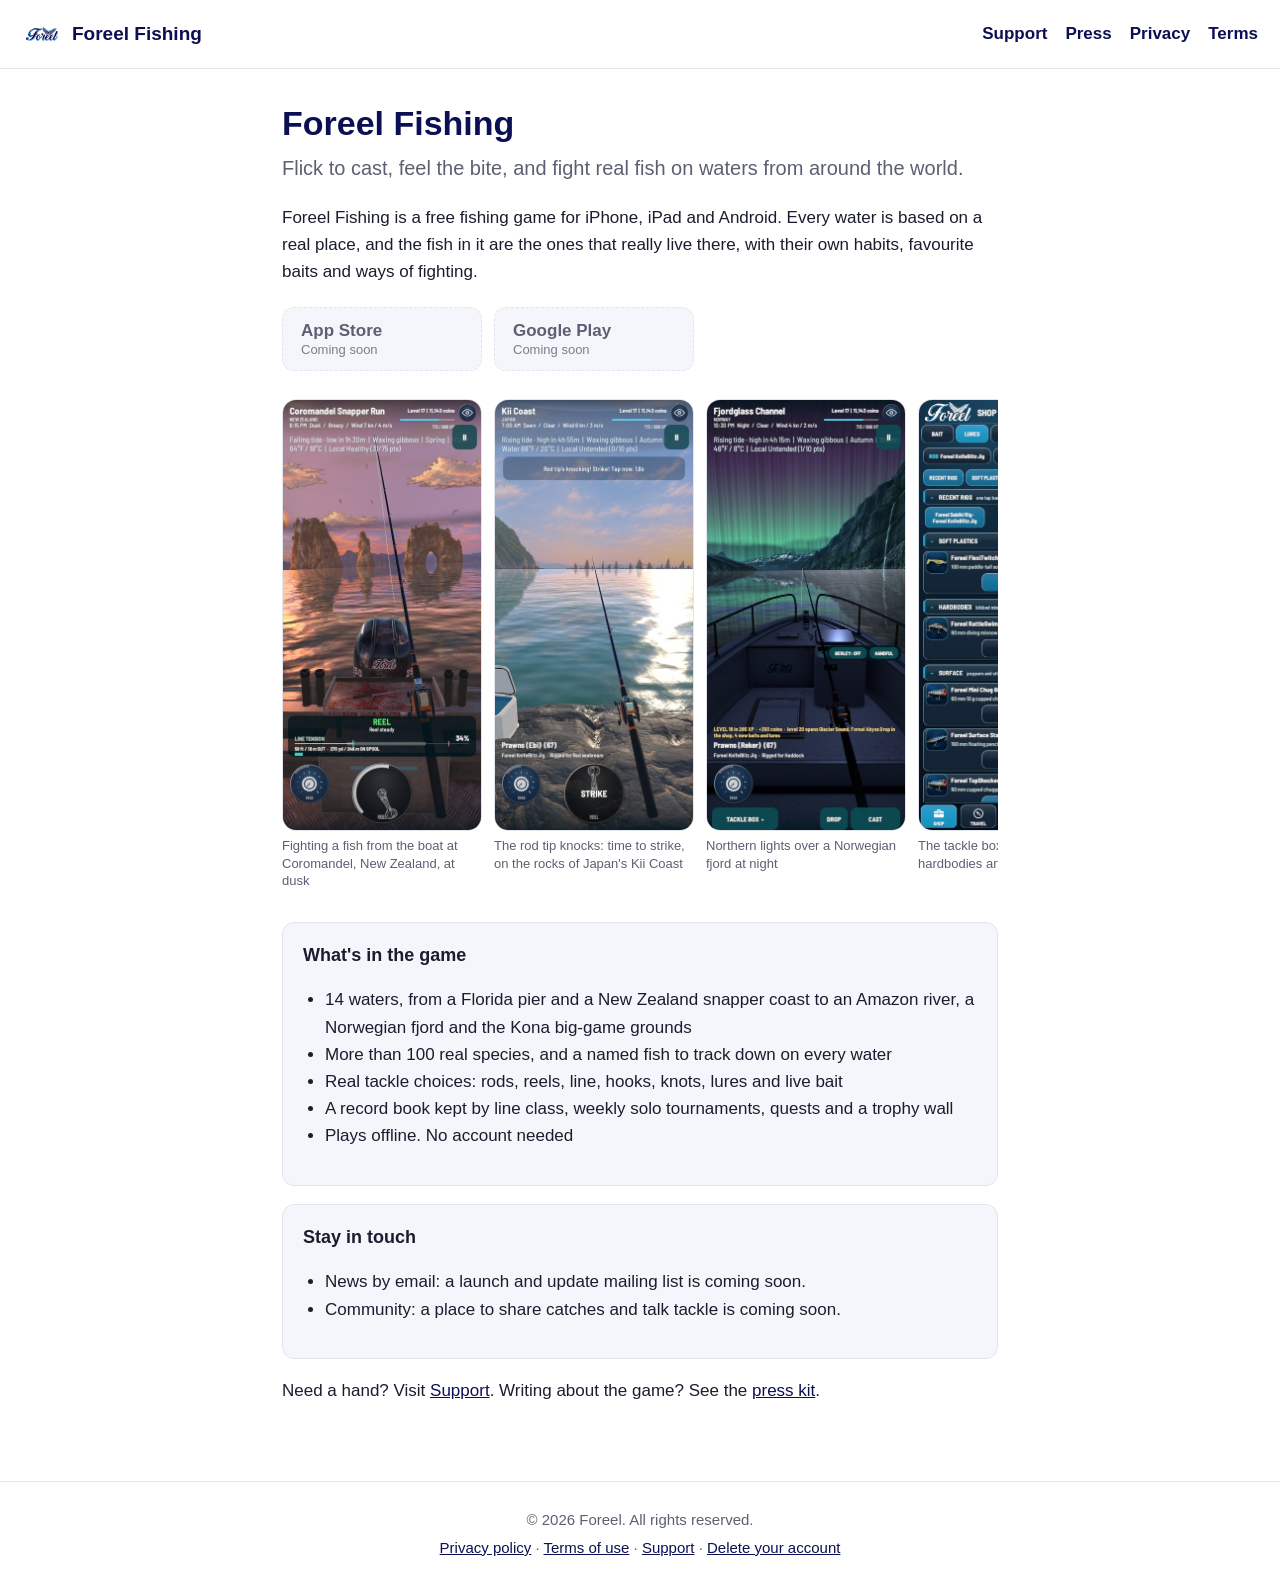
<file: index.html>
<!DOCTYPE html>
<html lang="en">
<head>
<meta charset="utf-8">
<meta name="viewport" content="width=device-width, initial-scale=1">
<title>Foreel Fishing</title>
<meta name="description" content="A free fishing game for iPhone, iPad and Android, with real fish on real waters.">
<link rel="icon" href="icon.png">
<link rel="stylesheet" href="style.css">
</head>
<body>
<header>
  <a class="brand" href="index.html"><img src="icon.png" alt="" width="40" height="40">Foreel Fishing</a>
  <nav><a href="support.html">Support</a><a href="press.html">Press</a><a href="privacy.html">Privacy</a><a href="terms.html">Terms</a></nav>
</header>
<main>
<h1>Foreel Fishing</h1>
<p class="lead">Flick to cast, feel the bite, and fight real fish on waters from around the world.</p>
<p>Foreel Fishing is a free fishing game for iPhone, iPad and Android. Every water is based on a real place, and the
fish in it are the ones that really live there, with their own habits, favourite baits and ways of fighting.</p>
<div class="stores"><span class="store soon">App Store<small>Coming soon</small></span><span class="store soon">Google Play<small>Coming soon</small></span></div>
<div class="shots"><figure><img src="img/shot_01.jpg" alt="Fighting a fish from the boat at Coromandel, New Zealand, at dusk" width="200" loading="lazy"><figcaption>Fighting a fish from the boat at Coromandel, New Zealand, at dusk</figcaption></figure><figure><img src="img/shot_02.jpg" alt="The rod tip knocks: time to strike, on the rocks of Japan's Kii Coast" width="200" loading="lazy"><figcaption>The rod tip knocks: time to strike, on the rocks of Japan's Kii Coast</figcaption></figure><figure><img src="img/shot_03.jpg" alt="Northern lights over a Norwegian fjord at night" width="200" loading="lazy"><figcaption>Northern lights over a Norwegian fjord at night</figcaption></figure><figure><img src="img/shot_04.jpg" alt="The tackle box shop: soft plastics, hardbodies and poppers" width="200" loading="lazy"><figcaption>The tackle box shop: soft plastics, hardbodies and poppers</figcaption></figure><figure><img src="img/shot_05.jpg" alt="Travel between 14 waters based on real places" width="200" loading="lazy"><figcaption>Travel between 14 waters based on real places</figcaption></figure></div>
<div class="card">
<h3>What's in the game</h3>
<ul>
<li>14 waters, from a Florida pier and a New Zealand snapper coast to an Amazon river, a Norwegian fjord and the Kona big-game grounds</li>
<li>More than 100 real species, and a named fish to track down on every water</li>
<li>Real tackle choices: rods, reels, line, hooks, knots, lures and live bait</li>
<li>A record book kept by line class, weekly solo tournaments, quests and a trophy wall</li>
<li>Plays offline. No account needed</li>
</ul>
</div>
<div class="card">
<h3>Stay in touch</h3>
<ul>
<li>News by email: a launch and update mailing list is coming soon.</li>
<li>Community: a place to share catches and talk tackle is coming soon.</li>
</ul>
</div>
<p>Need a hand? Visit <a href="support.html">Support</a>. Writing about the game? See the <a href="press.html">press kit</a>.</p>

</main>
<footer>
  <p>&copy; 2026 Foreel. All rights reserved.</p>
  <p><a href="privacy.html">Privacy policy</a> &middot; <a href="terms.html">Terms of use</a> &middot; <a href="support.html">Support</a> &middot; <a href="delete-account.html">Delete your account</a></p>
</footer>
</body>
</html>
</file>
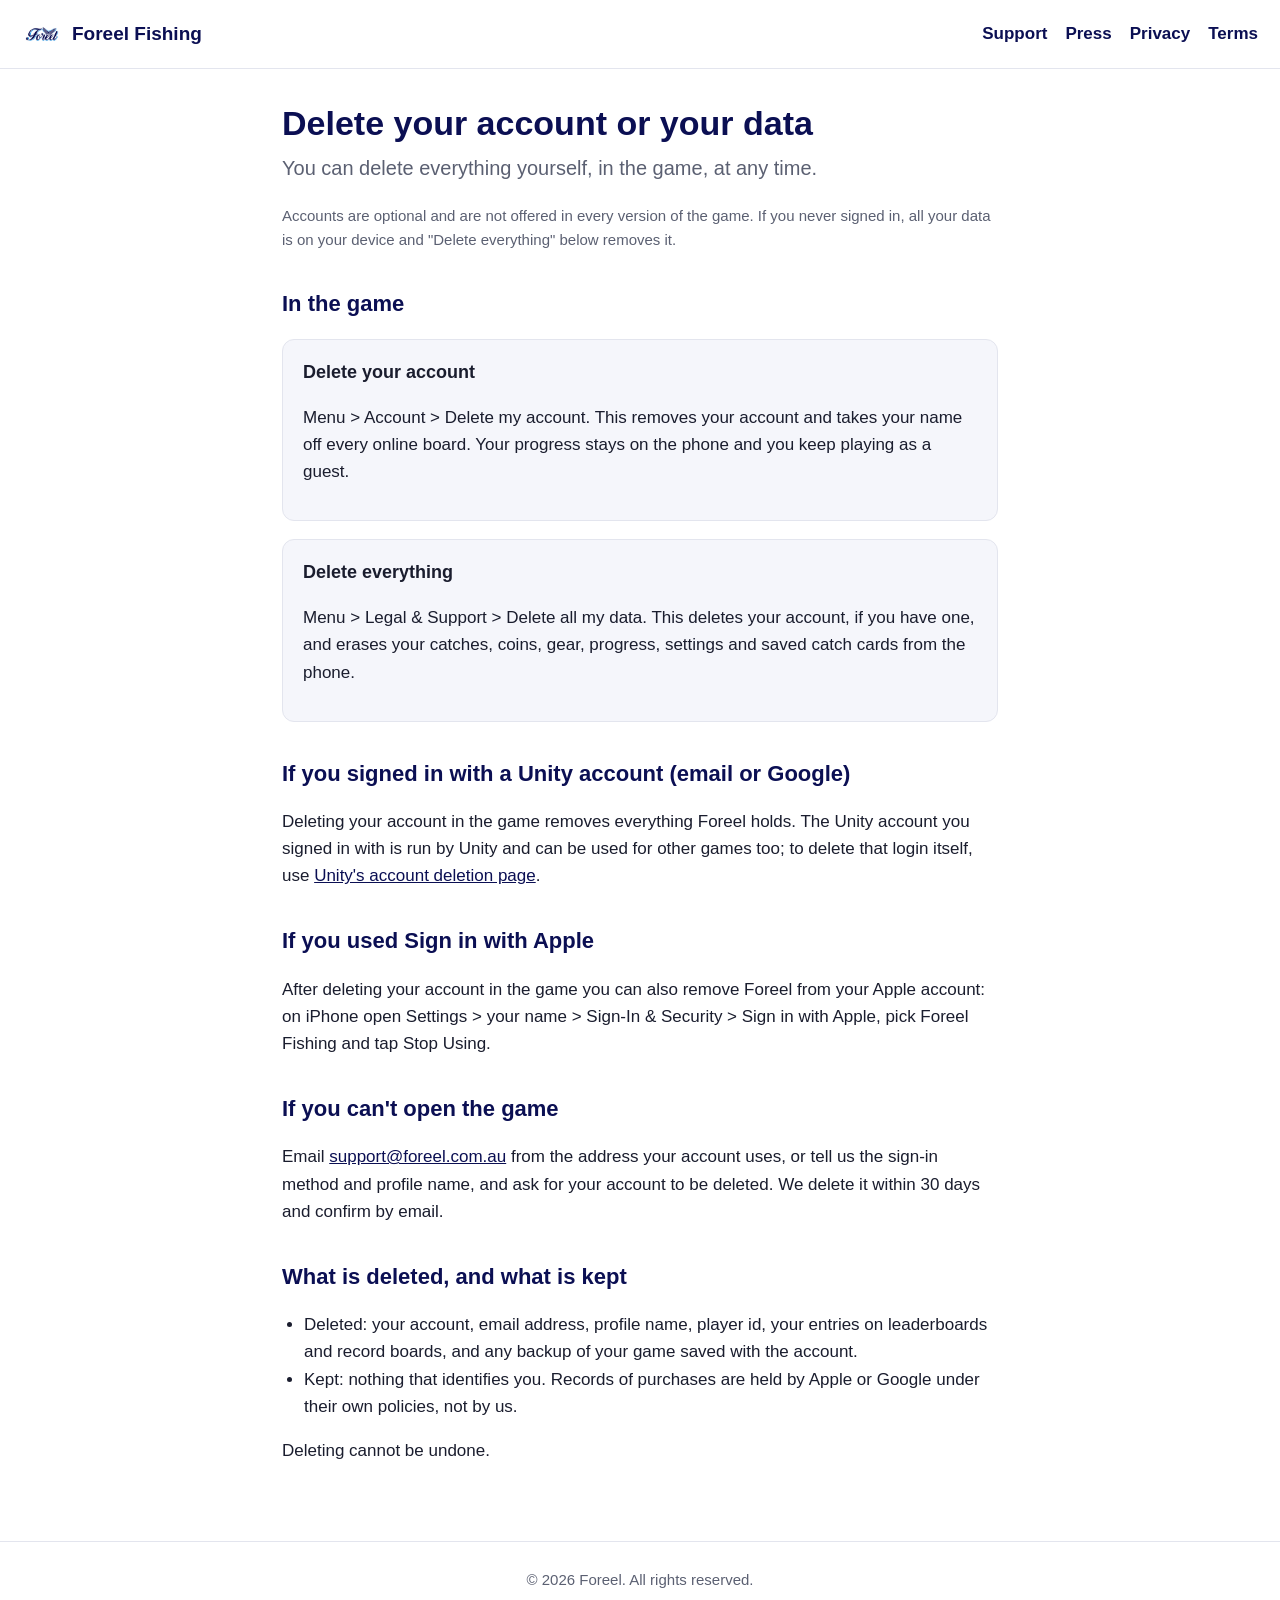
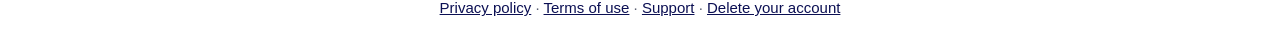
<file: delete-account.html>
<!DOCTYPE html>
<html lang="en">
<head>
<meta charset="utf-8">
<meta name="viewport" content="width=device-width, initial-scale=1">
<title>Delete your account - Foreel Fishing</title>
<meta name="description" content="How to delete your Foreel Fishing account and data.">
<link rel="icon" href="icon.png">
<link rel="stylesheet" href="style.css">
</head>
<body>
<header>
  <a class="brand" href="index.html"><img src="icon.png" alt="" width="40" height="40">Foreel Fishing</a>
  <nav><a href="support.html">Support</a><a href="press.html">Press</a><a href="privacy.html">Privacy</a><a href="terms.html">Terms</a></nav>
</header>
<main>
<h1>Delete your account or your data</h1>
<p class="lead">You can delete everything yourself, in the game, at any time.</p>
<p class="note">Accounts are optional and are not offered in every version of the game. If you never signed in, all
your data is on your device and "Delete everything" below removes it.</p>
<h2>In the game</h2>
<div class="card">
<h3>Delete your account</h3>
<p>Menu &gt; Account &gt; Delete my account. This removes your account and takes your name off every online board.
Your progress stays on the phone and you keep playing as a guest.</p>
</div>
<div class="card">
<h3>Delete everything</h3>
<p>Menu &gt; Legal &amp; Support &gt; Delete all my data. This deletes your account, if you have one, and erases your
catches, coins, gear, progress, settings and saved catch cards from the phone.</p>
</div>
<h2>If you signed in with a Unity account (email or Google)</h2>
<p>Deleting your account in the game removes everything Foreel holds. The Unity account you signed in with is run by
Unity and can be used for other games too; to delete that login itself, use
<a href="https://player-account.unity.com/delete-account">Unity's account deletion page</a>.</p>
<h2>If you used Sign in with Apple</h2>
<p>After deleting your account in the game you can also remove Foreel from your Apple account: on iPhone open
Settings &gt; your name &gt; Sign-In &amp; Security &gt; Sign in with Apple, pick Foreel Fishing and tap Stop Using.</p>
<h2>If you can't open the game</h2>
<p>Email <a href="mailto:support@foreel.com.au">support@foreel.com.au</a> from the address your account uses, or tell us the sign-in method
and profile name, and ask for your account to be deleted. We delete it within 30 days and confirm by email.</p>
<h2>What is deleted, and what is kept</h2>
<ul>
<li>Deleted: your account, email address, profile name, player id, your entries on leaderboards and record boards,
and any backup of your game saved with the account.</li>
<li>Kept: nothing that identifies you. Records of purchases are held by Apple or Google under their own policies, not by us.</li>
</ul>
<p>Deleting cannot be undone.</p>

</main>
<footer>
  <p>&copy; 2026 Foreel. All rights reserved.</p>
  <p><a href="privacy.html">Privacy policy</a> &middot; <a href="terms.html">Terms of use</a> &middot; <a href="support.html">Support</a> &middot; <a href="delete-account.html">Delete your account</a></p>
</footer>
</body>
</html>
</file>
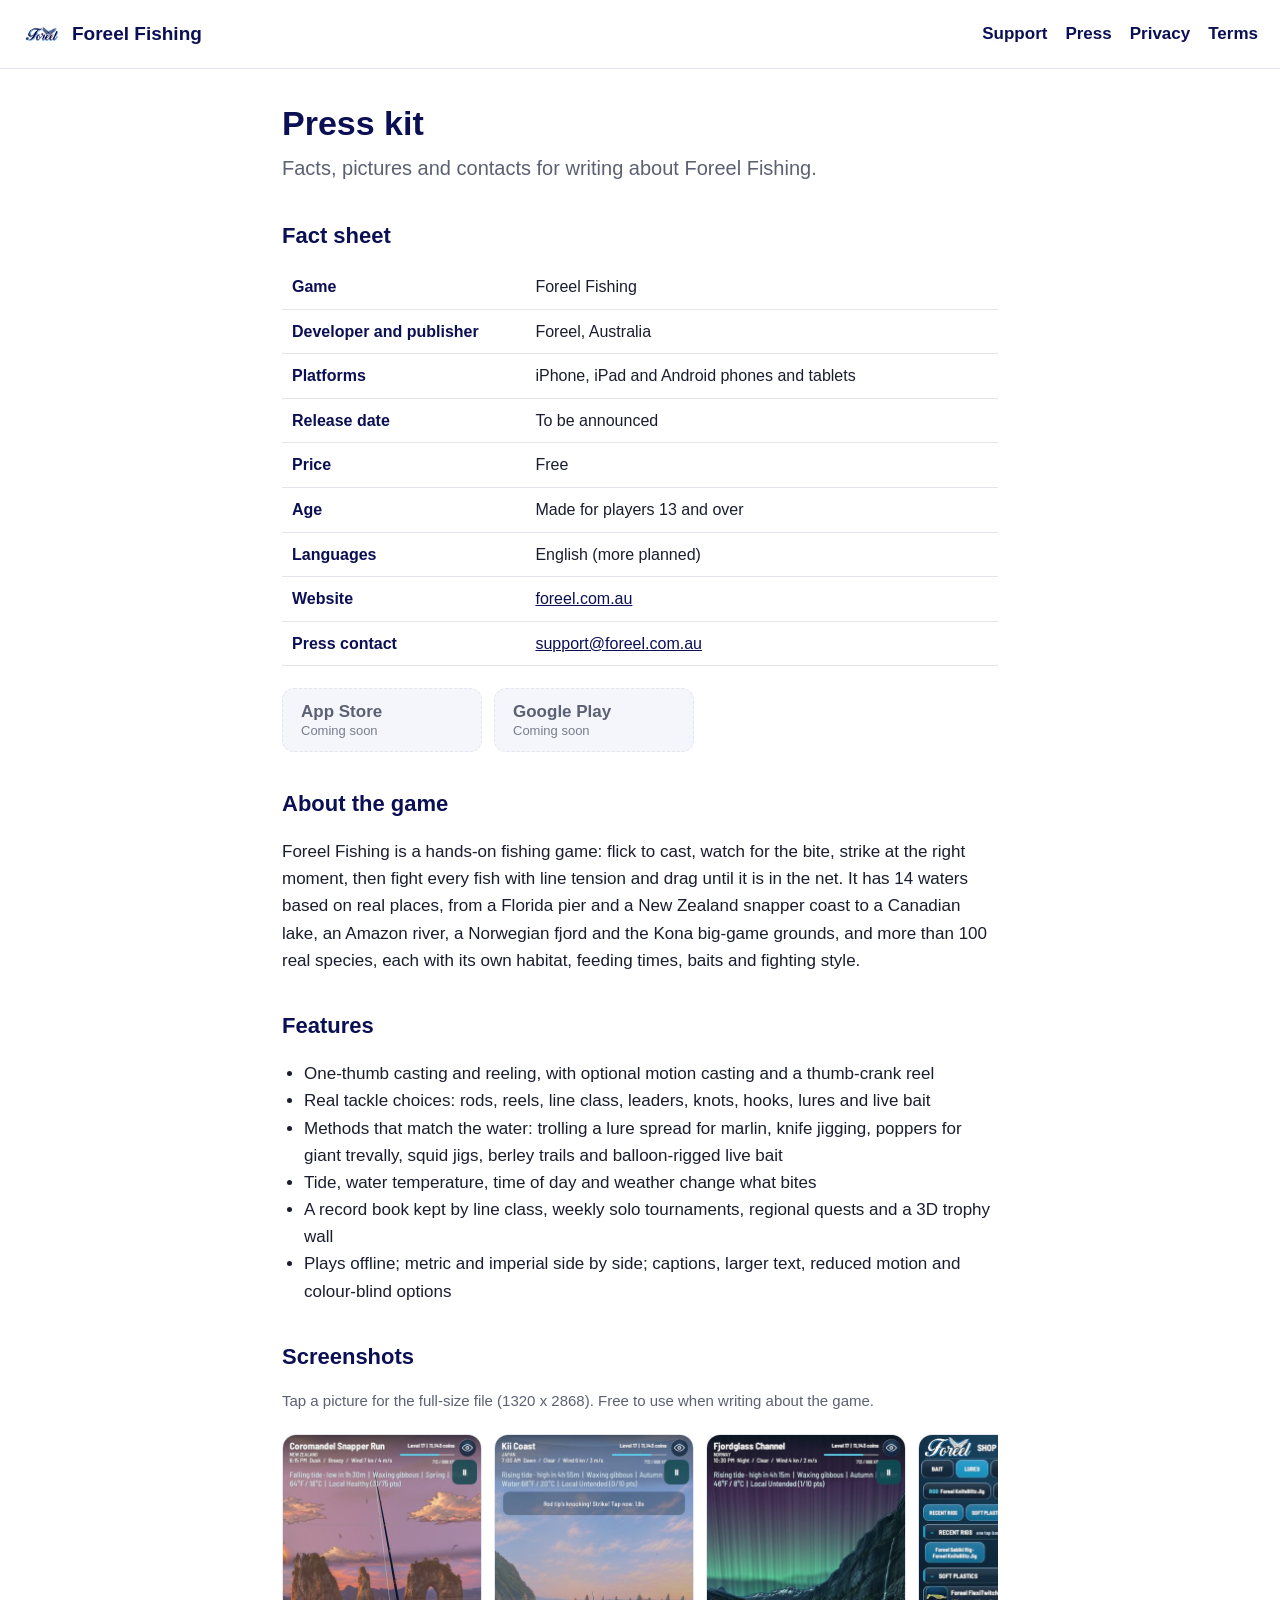
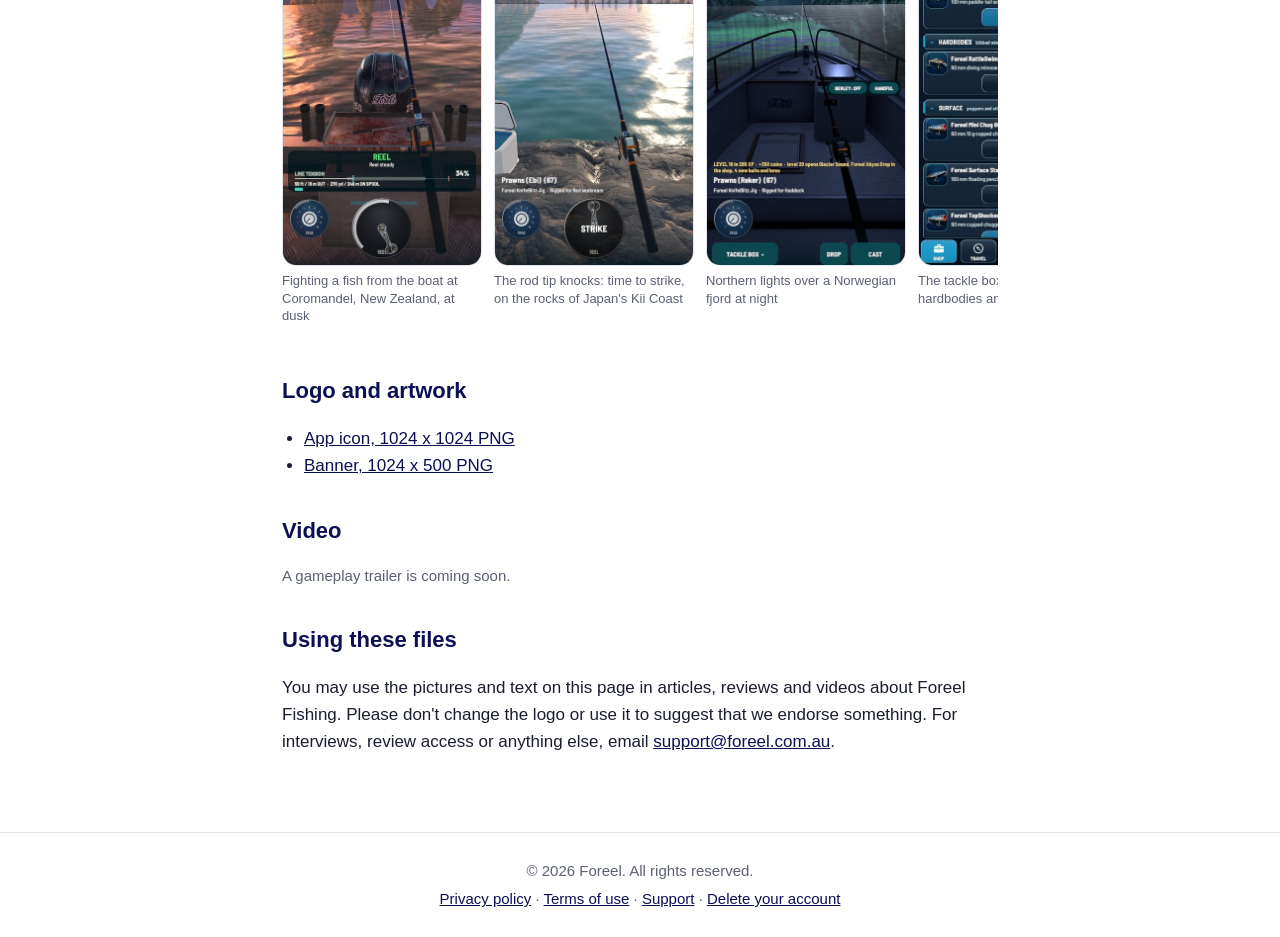
<file: press.html>
<!DOCTYPE html>
<html lang="en">
<head>
<meta charset="utf-8">
<meta name="viewport" content="width=device-width, initial-scale=1">
<title>Press kit - Foreel Fishing</title>
<meta name="description" content="Fact sheet, screenshots and logo for Foreel Fishing.">
<link rel="icon" href="icon.png">
<link rel="stylesheet" href="style.css">
</head>
<body>
<header>
  <a class="brand" href="index.html"><img src="icon.png" alt="" width="40" height="40">Foreel Fishing</a>
  <nav><a href="support.html">Support</a><a href="press.html">Press</a><a href="privacy.html">Privacy</a><a href="terms.html">Terms</a></nav>
</header>
<main>
<h1>Press kit</h1>
<p class="lead">Facts, pictures and contacts for writing about Foreel Fishing.</p>
<h2>Fact sheet</h2>
<table class="facts">
<tr><th>Game</th><td>Foreel Fishing</td></tr>
<tr><th>Developer and publisher</th><td>Foreel, Australia</td></tr>
<tr><th>Platforms</th><td>iPhone, iPad and Android phones and tablets</td></tr>
<tr><th>Release date</th><td>To be announced</td></tr>
<tr><th>Price</th><td>Free</td></tr>
<tr><th>Age</th><td>Made for players 13 and over</td></tr>
<tr><th>Languages</th><td>English (more planned)</td></tr>
<tr><th>Website</th><td><a href="https://foreel.com.au/">foreel.com.au</a></td></tr>
<tr><th>Press contact</th><td><a href="mailto:support@foreel.com.au">support@foreel.com.au</a></td></tr>
</table>
<div class="stores"><span class="store soon">App Store<small>Coming soon</small></span><span class="store soon">Google Play<small>Coming soon</small></span></div>
<h2>About the game</h2>
<p>Foreel Fishing is a hands-on fishing game: flick to cast, watch for the bite, strike at the right moment, then
fight every fish with line tension and drag until it is in the net. It has 14 waters based on real places, from a
Florida pier and a New Zealand snapper coast to a Canadian lake, an Amazon river, a Norwegian fjord and the Kona
big-game grounds, and more than 100 real species, each with its own habitat, feeding times, baits and fighting style.</p>
<h2>Features</h2>
<ul>
<li>One-thumb casting and reeling, with optional motion casting and a thumb-crank reel</li>
<li>Real tackle choices: rods, reels, line class, leaders, knots, hooks, lures and live bait</li>
<li>Methods that match the water: trolling a lure spread for marlin, knife jigging, poppers for giant trevally, squid jigs, berley trails and balloon-rigged live bait</li>
<li>Tide, water temperature, time of day and weather change what bites</li>
<li>A record book kept by line class, weekly solo tournaments, regional quests and a 3D trophy wall</li>
<li>Plays offline; metric and imperial side by side; captions, larger text, reduced motion and colour-blind options</li>
</ul>
<h2>Screenshots</h2>
<p class="note">Tap a picture for the full-size file (1320 x 2868). Free to use when writing about the game.</p>
<div class="shots"><figure><a href="press/foreel_screenshot_01.jpg"><img src="img/shot_01.jpg" alt="Fighting a fish from the boat at Coromandel, New Zealand, at dusk" width="200" loading="lazy"></a><figcaption>Fighting a fish from the boat at Coromandel, New Zealand, at dusk</figcaption></figure><figure><a href="press/foreel_screenshot_02.jpg"><img src="img/shot_02.jpg" alt="The rod tip knocks: time to strike, on the rocks of Japan's Kii Coast" width="200" loading="lazy"></a><figcaption>The rod tip knocks: time to strike, on the rocks of Japan's Kii Coast</figcaption></figure><figure><a href="press/foreel_screenshot_03.jpg"><img src="img/shot_03.jpg" alt="Northern lights over a Norwegian fjord at night" width="200" loading="lazy"></a><figcaption>Northern lights over a Norwegian fjord at night</figcaption></figure><figure><a href="press/foreel_screenshot_04.jpg"><img src="img/shot_04.jpg" alt="The tackle box shop: soft plastics, hardbodies and poppers" width="200" loading="lazy"></a><figcaption>The tackle box shop: soft plastics, hardbodies and poppers</figcaption></figure><figure><a href="press/foreel_screenshot_05.jpg"><img src="img/shot_05.jpg" alt="Travel between 14 waters based on real places" width="200" loading="lazy"></a><figcaption>Travel between 14 waters based on real places</figcaption></figure></div>
<h2>Logo and artwork</h2>
<ul>
<li><a href="press/foreel_icon_1024.png">App icon, 1024 x 1024 PNG</a></li>
<li><a href="press/foreel_banner_1024x500.png">Banner, 1024 x 500 PNG</a></li>
</ul>
<h2>Video</h2>
<p class="note">A gameplay trailer is coming soon.</p>
<h2>Using these files</h2>
<p>You may use the pictures and text on this page in articles, reviews and videos about Foreel Fishing. Please don't
change the logo or use it to suggest that we endorse something. For interviews, review access or anything else,
email <a href="mailto:support@foreel.com.au">support@foreel.com.au</a>.</p>

</main>
<footer>
  <p>&copy; 2026 Foreel. All rights reserved.</p>
  <p><a href="privacy.html">Privacy policy</a> &middot; <a href="terms.html">Terms of use</a> &middot; <a href="support.html">Support</a> &middot; <a href="delete-account.html">Delete your account</a></p>
</footer>
</body>
</html>
</file>
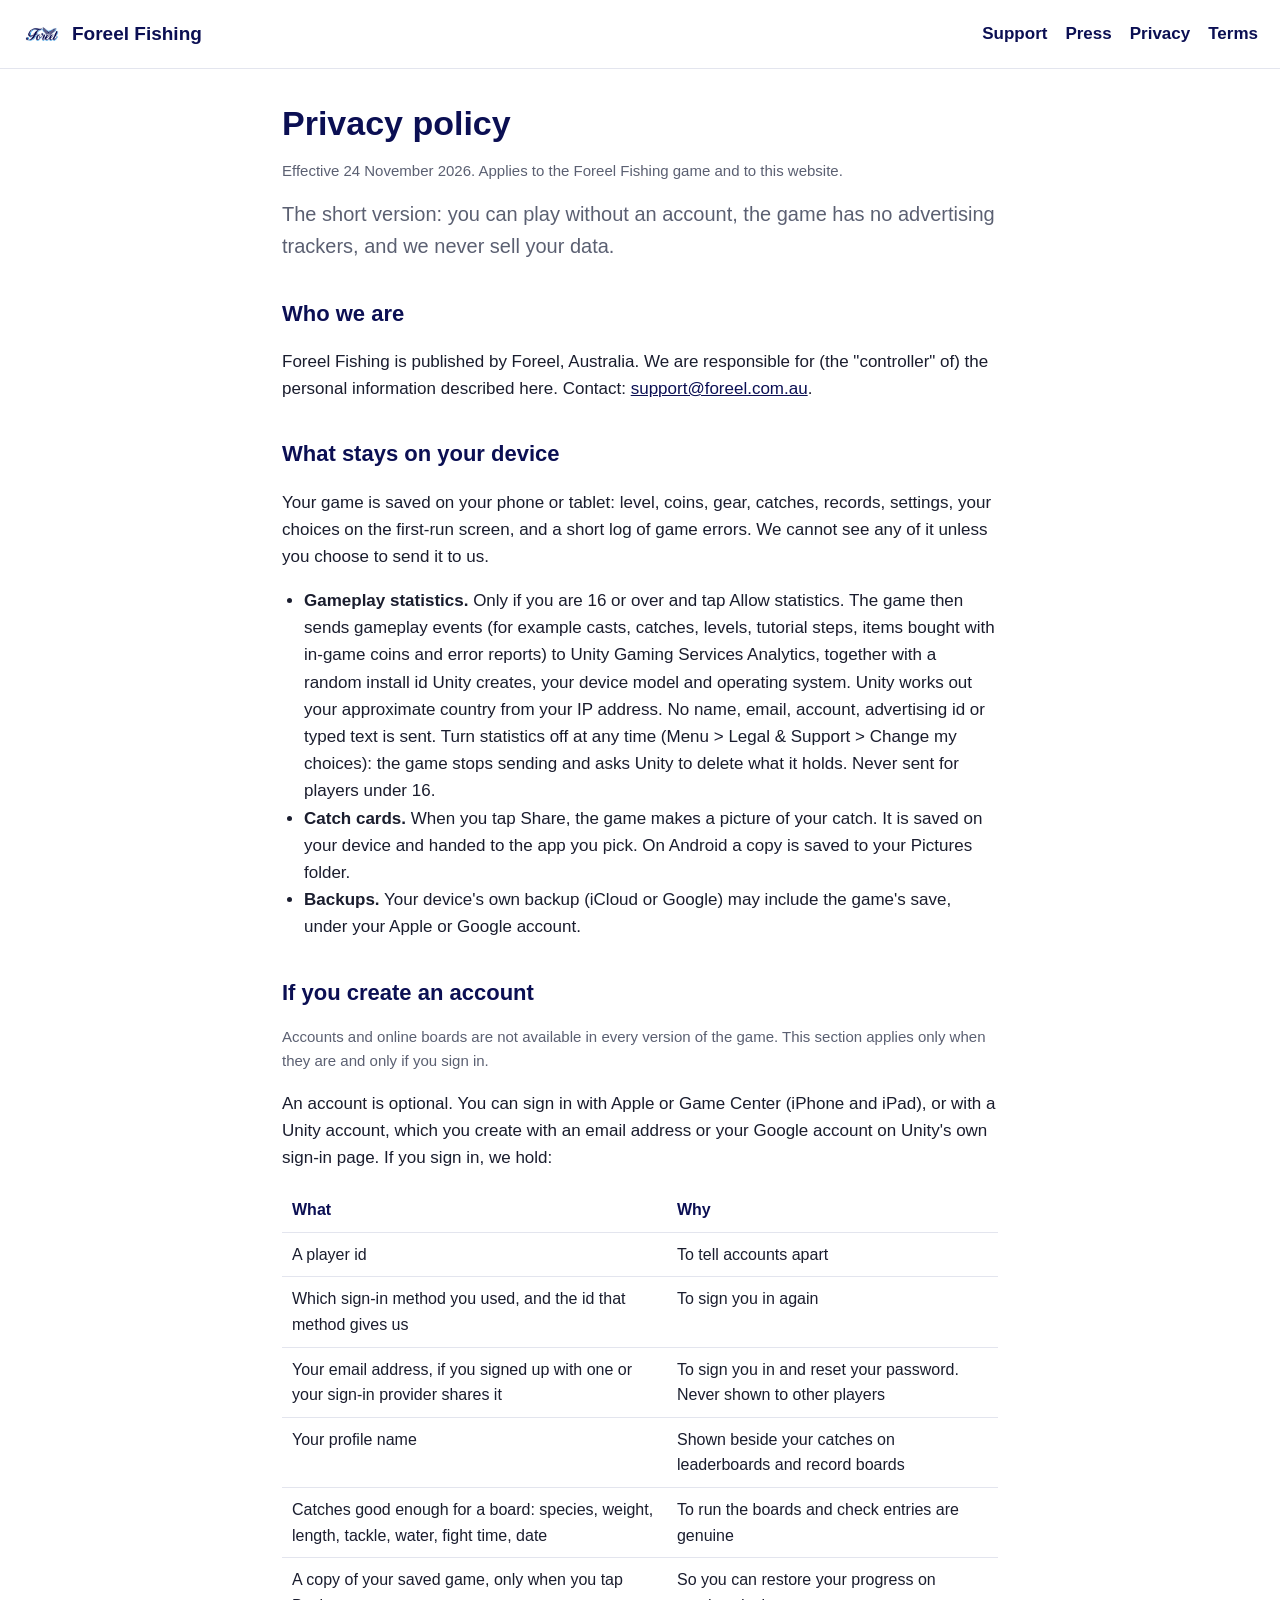
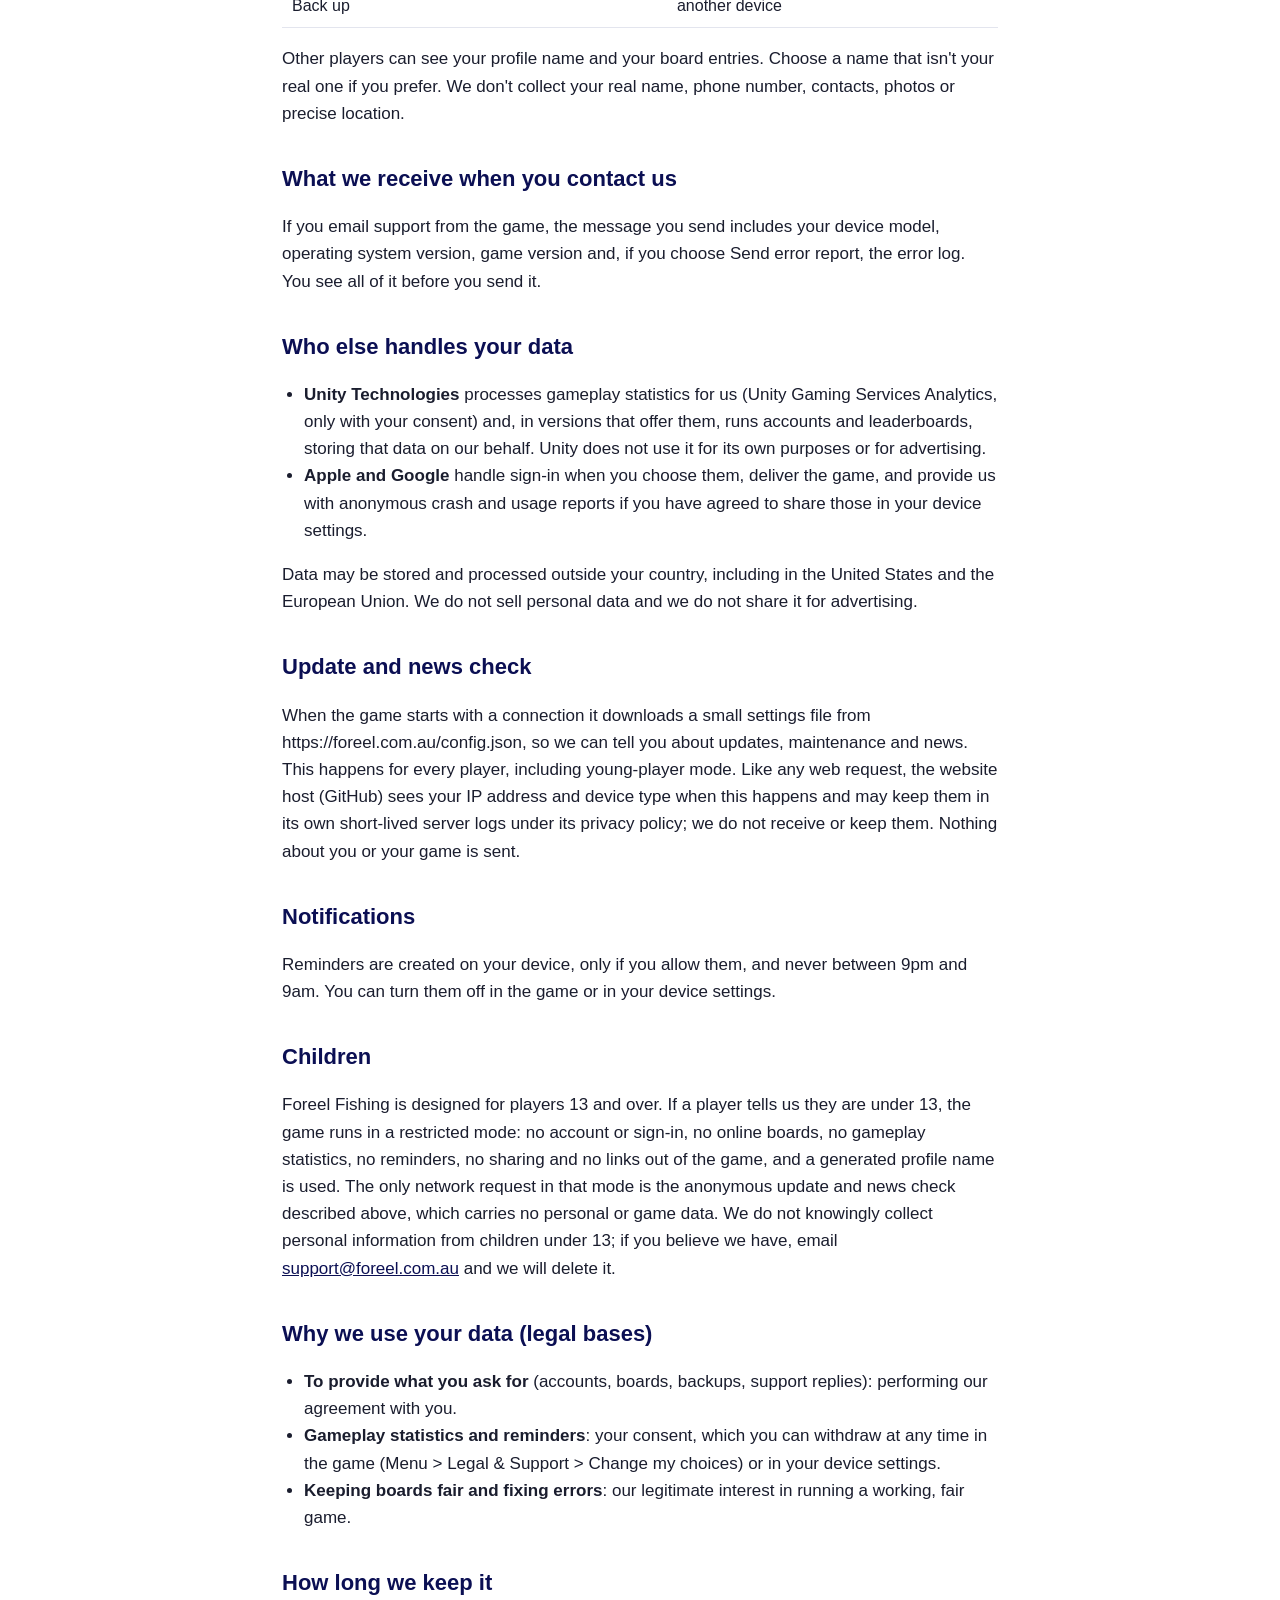
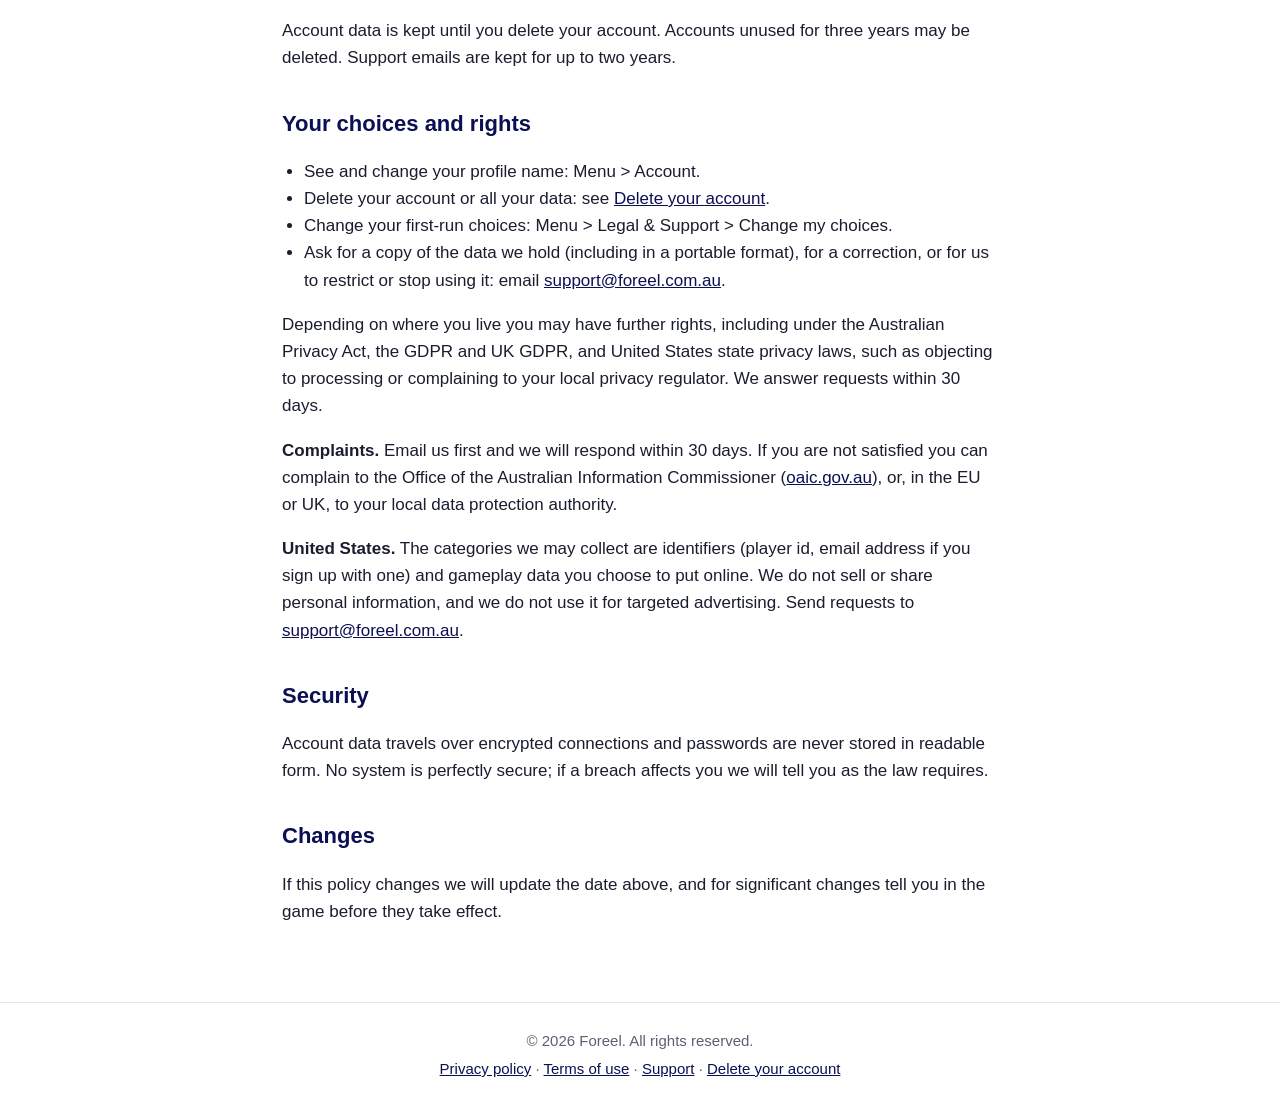
<file: privacy.html>
<!DOCTYPE html>
<html lang="en">
<head>
<meta charset="utf-8">
<meta name="viewport" content="width=device-width, initial-scale=1">
<title>Privacy policy - Foreel Fishing</title>
<meta name="description" content="How Foreel Fishing handles your data.">
<link rel="icon" href="icon.png">
<link rel="stylesheet" href="style.css">
</head>
<body>
<header>
  <a class="brand" href="index.html"><img src="icon.png" alt="" width="40" height="40">Foreel Fishing</a>
  <nav><a href="support.html">Support</a><a href="press.html">Press</a><a href="privacy.html">Privacy</a><a href="terms.html">Terms</a></nav>
</header>
<main>
<h1>Privacy policy</h1>
<p class="note">Effective 24 November 2026. Applies to the Foreel Fishing game and to this website.</p>
<p class="lead">The short version: you can play without an account, the game has no advertising trackers, and we
never sell your data.</p>

<h2>Who we are</h2>
<p>Foreel Fishing is published by Foreel, Australia. We are responsible for (the "controller" of) the personal
information described here. Contact: <a href="mailto:support@foreel.com.au">support@foreel.com.au</a>.</p>

<h2>What stays on your device</h2>
<p>Your game is saved on your phone or tablet: level, coins, gear, catches, records, settings, your choices on the
first-run screen, and a short log of game errors. We cannot see any of it unless you choose to send it to us.</p>
<ul>
<li><strong>Gameplay statistics.</strong> Only if you are 16 or over and tap Allow statistics. The game then sends
gameplay events (for example casts, catches, levels, tutorial steps, items bought with in-game coins and error
reports) to Unity Gaming Services Analytics, together with a random install id Unity creates, your device model and
operating system. Unity works out your approximate country from your IP address. No name, email, account, advertising
id or typed text is sent. Turn statistics off at any time (Menu &gt; Legal &amp; Support &gt; Change my choices): the
game stops sending and asks Unity to delete what it holds. Never sent for players under 16.</li>
<li><strong>Catch cards.</strong> When you tap Share, the game makes a picture of your catch. It is saved on your
device and handed to the app you pick. On Android a copy is saved to your Pictures folder.</li>
<li><strong>Backups.</strong> Your device's own backup (iCloud or Google) may include the game's save, under your
Apple or Google account.</li>
</ul>

<h2>If you create an account</h2>
<p class="note">Accounts and online boards are not available in every version of the game. This section applies
only when they are and only if you sign in.</p>
<p>An account is optional. You can sign in with Apple or Game Center (iPhone and iPad), or with a Unity account,
which you create with an email address or your Google account on Unity's own sign-in page. If you sign in, we hold:</p>
<table>
<tr><th>What</th><th>Why</th></tr>
<tr><td>A player id</td><td>To tell accounts apart</td></tr>
<tr><td>Which sign-in method you used, and the id that method gives us</td><td>To sign you in again</td></tr>
<tr><td>Your email address, if you signed up with one or your sign-in provider shares it</td><td>To sign you in and reset your password. Never shown to other players</td></tr>
<tr><td>Your profile name</td><td>Shown beside your catches on leaderboards and record boards</td></tr>
<tr><td>Catches good enough for a board: species, weight, length, tackle, water, fight time, date</td><td>To run the boards and check entries are genuine</td></tr>
<tr><td>A copy of your saved game, only when you tap Back up</td><td>So you can restore your progress on another device</td></tr>
</table>
<p>Other players can see your profile name and your board entries. Choose a name that isn't your real one if you
prefer. We don't collect your real name, phone number, contacts, photos or precise location.</p>

<h2>What we receive when you contact us</h2>
<p>If you email support from the game, the message you send includes your device model, operating system version,
game version and, if you choose Send error report, the error log. You see all of it before you send it.</p>

<h2>Who else handles your data</h2>
<ul>
<li><strong>Unity Technologies</strong> processes gameplay statistics for us (Unity Gaming Services Analytics, only
with your consent) and, in versions that offer them, runs accounts and leaderboards, storing that data on our behalf.
Unity does not use it for its own purposes or for advertising.</li>
<li><strong>Apple and Google</strong> handle sign-in when you choose them, deliver the game, and provide us with
anonymous crash and usage reports if you have agreed to share those in your device settings.</li>
</ul>
<p>Data may be stored and processed outside your country, including in the United States and the European Union.
We do not sell personal data and we do not share it for advertising.</p>

<h2>Update and news check</h2>
<p>When the game starts with a connection it downloads a small settings file from https://foreel.com.au/config.json, so we can tell
you about updates, maintenance and news. This happens for every player, including young-player mode. Like any web
request, the website host (GitHub) sees your IP address and device type when this happens and may keep them in its
own short-lived server logs under its privacy policy; we do not receive or keep them. Nothing about you or your
game is sent.</p>

<h2>Notifications</h2>
<p>Reminders are created on your device, only if you allow them, and never between 9pm and 9am. You can turn them
off in the game or in your device settings.</p>

<h2>Children</h2>
<p>Foreel Fishing is designed for players 13 and over. If a player tells us they are under 13, the game runs in a
restricted mode: no account or sign-in, no online boards, no gameplay statistics, no reminders, no sharing and no
links out of the game, and a generated profile name is used. The only network request in that mode is the
anonymous update and news check described above, which carries no personal or game data. We do not knowingly
collect personal information from children under 13; if you believe we have, email
<a href="mailto:support@foreel.com.au">support@foreel.com.au</a> and we will delete it.</p>

<h2>Why we use your data (legal bases)</h2>
<ul>
<li><strong>To provide what you ask for</strong> (accounts, boards, backups, support replies): performing our
agreement with you.</li>
<li><strong>Gameplay statistics and reminders</strong>: your consent, which you can withdraw at any time in the game
(Menu &gt; Legal &amp; Support &gt; Change my choices) or in your device settings.</li>
<li><strong>Keeping boards fair and fixing errors</strong>: our legitimate interest in running a working, fair game.</li>
</ul>

<h2>How long we keep it</h2>
<p>Account data is kept until you delete your account. Accounts unused for three years may be deleted. Support
emails are kept for up to two years.</p>

<h2>Your choices and rights</h2>
<ul>
<li>See and change your profile name: Menu &gt; Account.</li>
<li>Delete your account or all your data: see <a href="delete-account.html">Delete your account</a>.</li>
<li>Change your first-run choices: Menu &gt; Legal &amp; Support &gt; Change my choices.</li>
<li>Ask for a copy of the data we hold (including in a portable format), for a correction, or for us to restrict
or stop using it: email <a href="mailto:support@foreel.com.au">support@foreel.com.au</a>.</li>
</ul>
<p>Depending on where you live you may have further rights, including under the Australian Privacy Act, the GDPR
and UK GDPR, and United States state privacy laws, such as objecting to processing or complaining to your local
privacy regulator. We answer requests within 30 days.</p>
<p><strong>Complaints.</strong> Email us first and we will respond within 30 days. If you are not satisfied you can
complain to the Office of the Australian Information Commissioner (<a href="https://www.oaic.gov.au">oaic.gov.au</a>),
or, in the EU or UK, to your local data protection authority.</p>
<p><strong>United States.</strong> The categories we may collect are identifiers (player id, email address if you
sign up with one) and gameplay data you choose to put online. We do not sell or share personal information, and we
do not use it for targeted advertising. Send requests to <a href="mailto:support@foreel.com.au">support@foreel.com.au</a>.</p>

<h2>Security</h2>
<p>Account data travels over encrypted connections and passwords are never stored in readable form. No system is
perfectly secure; if a breach affects you we will tell you as the law requires.</p>

<h2>Changes</h2>
<p>If this policy changes we will update the date above, and for significant changes tell you in the game before
they take effect.</p>

</main>
<footer>
  <p>&copy; 2026 Foreel. All rights reserved.</p>
  <p><a href="privacy.html">Privacy policy</a> &middot; <a href="terms.html">Terms of use</a> &middot; <a href="support.html">Support</a> &middot; <a href="delete-account.html">Delete your account</a></p>
</footer>
</body>
</html>
</file>
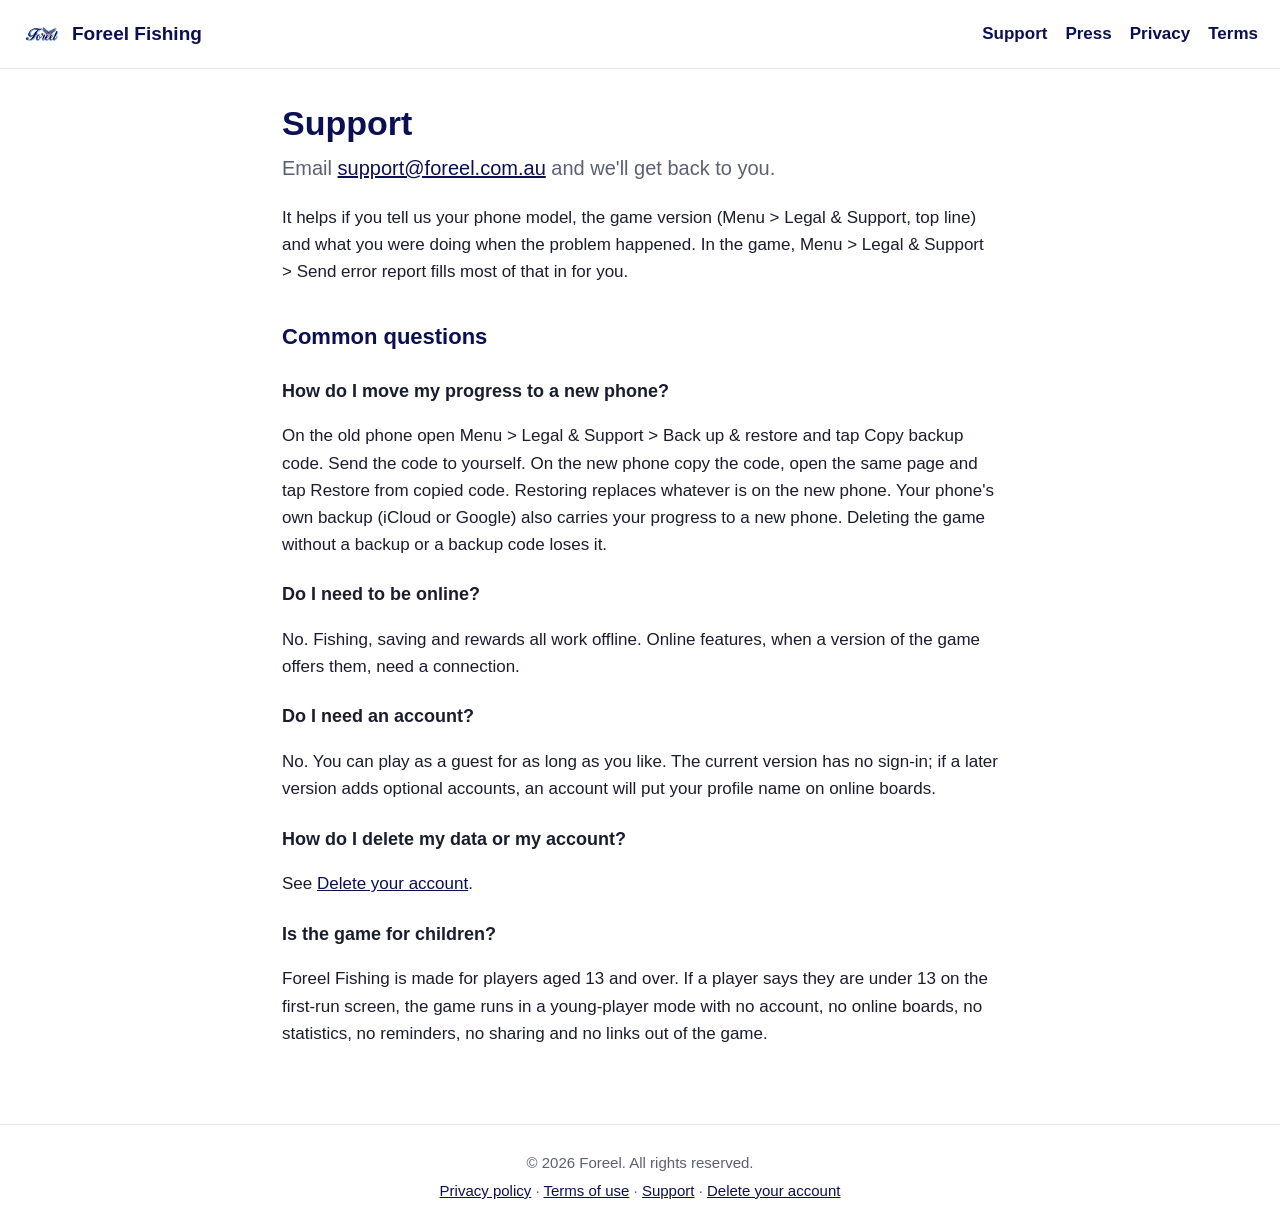
<file: support.html>
<!DOCTYPE html>
<html lang="en">
<head>
<meta charset="utf-8">
<meta name="viewport" content="width=device-width, initial-scale=1">
<title>Support - Foreel Fishing</title>
<meta name="description" content="Help and contact for Foreel Fishing.">
<link rel="icon" href="icon.png">
<link rel="stylesheet" href="style.css">
</head>
<body>
<header>
  <a class="brand" href="index.html"><img src="icon.png" alt="" width="40" height="40">Foreel Fishing</a>
  <nav><a href="support.html">Support</a><a href="press.html">Press</a><a href="privacy.html">Privacy</a><a href="terms.html">Terms</a></nav>
</header>
<main>
<h1>Support</h1>
<p class="lead">Email <a href="mailto:support@foreel.com.au">support@foreel.com.au</a> and we'll get back to you.</p>
<p>It helps if you tell us your phone model, the game version (Menu &gt; Legal &amp; Support, top line) and what you
were doing when the problem happened. In the game, Menu &gt; Legal &amp; Support &gt; Send error report fills most of
that in for you.</p>
<h2>Common questions</h2>
<h3>How do I move my progress to a new phone?</h3>
<p>On the old phone open Menu &gt; Legal &amp; Support &gt; Back up &amp; restore and tap Copy backup code. Send the
code to yourself. On the new phone copy the code, open the same page and tap Restore from copied code. Restoring
replaces whatever is on the new phone. Your phone's own backup (iCloud or Google) also carries your progress to a
new phone. Deleting the game without a backup or a backup code loses it.</p>
<h3>Do I need to be online?</h3>
<p>No. Fishing, saving and rewards all work offline. Online features, when a version of the game offers them,
need a connection.</p>
<h3>Do I need an account?</h3>
<p>No. You can play as a guest for as long as you like. The current version has no sign-in; if a later version
adds optional accounts, an account will put your profile name on online boards.</p>
<h3>How do I delete my data or my account?</h3>
<p>See <a href="delete-account.html">Delete your account</a>.</p>
<h3>Is the game for children?</h3>
<p>Foreel Fishing is made for players aged 13 and over. If a player says they are under 13 on the first-run
screen, the game runs in a young-player mode with no account, no online boards, no statistics, no reminders, no
sharing and no links out of the game.</p>

</main>
<footer>
  <p>&copy; 2026 Foreel. All rights reserved.</p>
  <p><a href="privacy.html">Privacy policy</a> &middot; <a href="terms.html">Terms of use</a> &middot; <a href="support.html">Support</a> &middot; <a href="delete-account.html">Delete your account</a></p>
</footer>
</body>
</html>
</file>
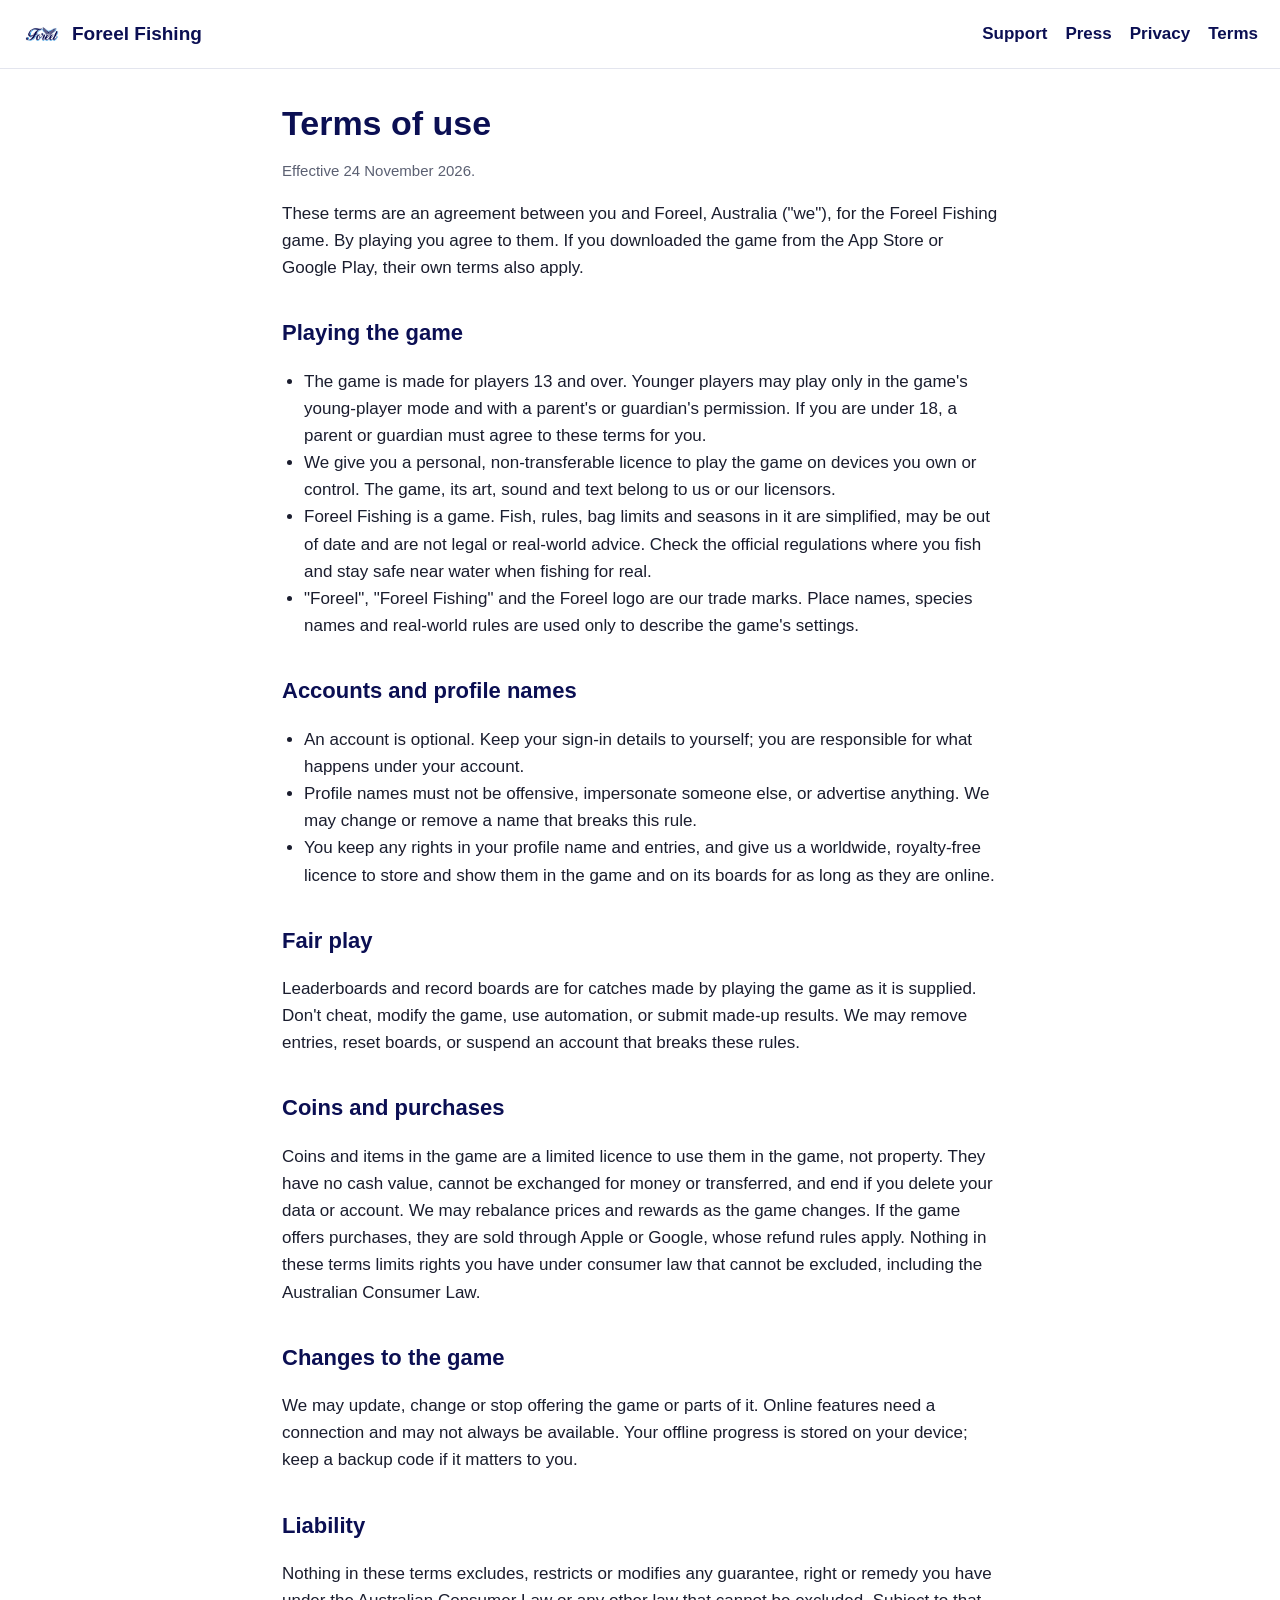
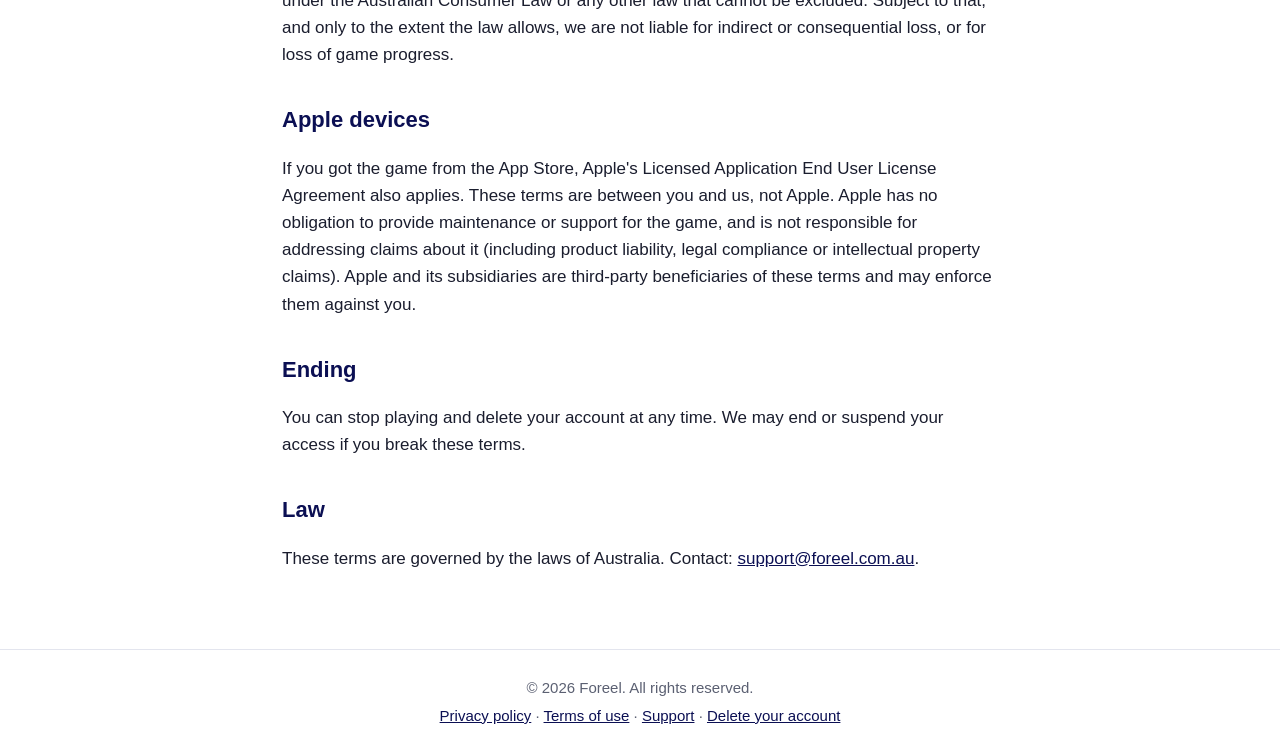
<file: terms.html>
<!DOCTYPE html>
<html lang="en">
<head>
<meta charset="utf-8">
<meta name="viewport" content="width=device-width, initial-scale=1">
<title>Terms of use - Foreel Fishing</title>
<meta name="description" content="The terms for playing Foreel Fishing.">
<link rel="icon" href="icon.png">
<link rel="stylesheet" href="style.css">
</head>
<body>
<header>
  <a class="brand" href="index.html"><img src="icon.png" alt="" width="40" height="40">Foreel Fishing</a>
  <nav><a href="support.html">Support</a><a href="press.html">Press</a><a href="privacy.html">Privacy</a><a href="terms.html">Terms</a></nav>
</header>
<main>
<h1>Terms of use</h1>
<p class="note">Effective 24 November 2026.</p>
<p>These terms are an agreement between you and Foreel, Australia ("we"), for the Foreel Fishing game. By playing you
agree to them. If you downloaded the game from the App Store or Google Play, their own terms also apply.</p>

<h2>Playing the game</h2>
<ul>
<li>The game is made for players 13 and over. Younger players may play only in the game's young-player mode and
with a parent's or guardian's permission. If you are under 18, a parent or guardian must agree to these terms for you.</li>
<li>We give you a personal, non-transferable licence to play the game on devices you own or control. The game, its
art, sound and text belong to us or our licensors.</li>
<li>Foreel Fishing is a game. Fish, rules, bag limits and seasons in it are simplified, may be out of date and are
not legal or real-world advice. Check the official regulations where you fish and stay safe near water when fishing
for real.</li>
<li>"Foreel", "Foreel Fishing" and the Foreel logo are our trade marks. Place names, species names and real-world
rules are used only to describe the game's settings.</li>
</ul>

<h2>Accounts and profile names</h2>
<ul>
<li>An account is optional. Keep your sign-in details to yourself; you are responsible for what happens under
your account.</li>
<li>Profile names must not be offensive, impersonate someone else, or advertise anything. We may change or remove
a name that breaks this rule.</li>
<li>You keep any rights in your profile name and entries, and give us a worldwide, royalty-free licence to store and
show them in the game and on its boards for as long as they are online.</li>
</ul>

<h2>Fair play</h2>
<p>Leaderboards and record boards are for catches made by playing the game as it is supplied. Don't cheat, modify
the game, use automation, or submit made-up results. We may remove entries, reset boards, or suspend an account
that breaks these rules.</p>

<h2>Coins and purchases</h2>
<p>Coins and items in the game are a limited licence to use them in the game, not property. They have no cash value,
cannot be exchanged for money or transferred, and end if you delete your data or account. We may rebalance prices
and rewards as the game changes. If the game offers purchases,
they are sold through Apple or Google, whose refund rules apply. Nothing in these terms limits rights you have
under consumer law that cannot be excluded, including the Australian Consumer Law.</p>

<h2>Changes to the game</h2>
<p>We may update, change or stop offering the game or parts of it. Online features need a connection and may not
always be available. Your offline progress is stored on your device; keep a backup code if it matters to you.</p>

<h2>Liability</h2>
<p>Nothing in these terms excludes, restricts or modifies any guarantee, right or remedy you have under the
Australian Consumer Law or any other law that cannot be excluded. Subject to that, and only to the extent the law
allows, we are not liable for indirect or consequential loss, or for loss of game progress.</p>

<h2>Apple devices</h2>
<p>If you got the game from the App Store, Apple's Licensed Application End User License Agreement also applies.
These terms are between you and us, not Apple. Apple has no obligation to provide maintenance or support for the
game, and is not responsible for addressing claims about it (including product liability, legal compliance or
intellectual property claims). Apple and its subsidiaries are third-party beneficiaries of these terms and may
enforce them against you.</p>

<h2>Ending</h2>
<p>You can stop playing and delete your account at any time. We may end or suspend your access if you break these
terms.</p>

<h2>Law</h2>
<p>These terms are governed by the laws of Australia. Contact: <a href="mailto:support@foreel.com.au">support@foreel.com.au</a>.</p>

</main>
<footer>
  <p>&copy; 2026 Foreel. All rights reserved.</p>
  <p><a href="privacy.html">Privacy policy</a> &middot; <a href="terms.html">Terms of use</a> &middot; <a href="support.html">Support</a> &middot; <a href="delete-account.html">Delete your account</a></p>
</footer>
</body>
</html>
</file>
<file: style.css>
:root { --navy: #0b0f53; --ink: #1a1d2e; --muted: #5b6072; --line: #e3e5ee; --wash: #f5f6fb; }
* { box-sizing: border-box; }
body { margin: 0; font: 17px/1.6 -apple-system, "Segoe UI", Roboto, Helvetica, Arial, sans-serif; color: var(--ink); background: #fff; }
header { display: flex; flex-wrap: wrap; align-items: center; justify-content: space-between; gap: 12px; padding: 14px 22px; border-bottom: 1px solid var(--line); }
.brand { display: flex; align-items: center; gap: 10px; font-weight: 700; font-size: 19px; color: var(--navy); text-decoration: none; }
.brand img { border-radius: 9px; }
nav a { margin-left: 18px; color: var(--navy); text-decoration: none; font-weight: 600; }
nav a:first-child { margin-left: 0; }
main { max-width: 760px; margin: 0 auto; padding: 34px 22px 60px; }
h1 { font-size: 34px; line-height: 1.2; color: var(--navy); margin: 0 0 8px; }
h2 { font-size: 22px; color: var(--navy); margin: 34px 0 8px; }
h3 { font-size: 18px; margin: 22px 0 4px; }
p, li { color: var(--ink); }
.lead { font-size: 20px; color: var(--muted); margin-top: 0; }
.note { color: var(--muted); font-size: 15px; }
.card { background: var(--wash); border: 1px solid var(--line); border-radius: 12px; padding: 18px 20px; margin: 18px 0; }
.card h3 { margin-top: 0; }
ul { padding-left: 22px; }
a { color: var(--navy); }
table { border-collapse: collapse; width: 100%; margin: 12px 0; font-size: 16px; }
th, td { text-align: left; vertical-align: top; padding: 9px 10px; border-bottom: 1px solid var(--line); }
th { color: var(--navy); }
footer { border-top: 1px solid var(--line); padding: 22px; text-align: center; color: var(--muted); font-size: 15px; }
footer p { margin: 4px 0; color: var(--muted); }
.stores { display: flex; flex-wrap: wrap; gap: 12px; margin: 22px 0; }
.store { display: inline-block; min-width: 200px; padding: 12px 18px; border-radius: 12px; background: #000; color: #fff; text-decoration: none; font-weight: 600; line-height: 1.25; }
.store small { display: block; font-weight: 400; font-size: 13px; opacity: .8; }
.store.soon { background: var(--wash); color: var(--muted); border: 1px dashed var(--line); }
.shots { display: flex; gap: 12px; overflow-x: auto; padding: 6px 0 14px; scroll-snap-type: x mandatory; }
.shots figure { margin: 0; flex: 0 0 200px; scroll-snap-align: start; }
.shots img { width: 200px; height: auto; border-radius: 14px; border: 1px solid var(--line); display: block; }
.shots figcaption { font-size: 13px; color: var(--muted); margin-top: 6px; line-height: 1.35; }
.facts th { width: 34%; }
@media (max-width: 520px) { h1 { font-size: 28px; } nav a { margin-left: 12px; } .store { min-width: 0; flex: 1 1 140px; } }
</file>
